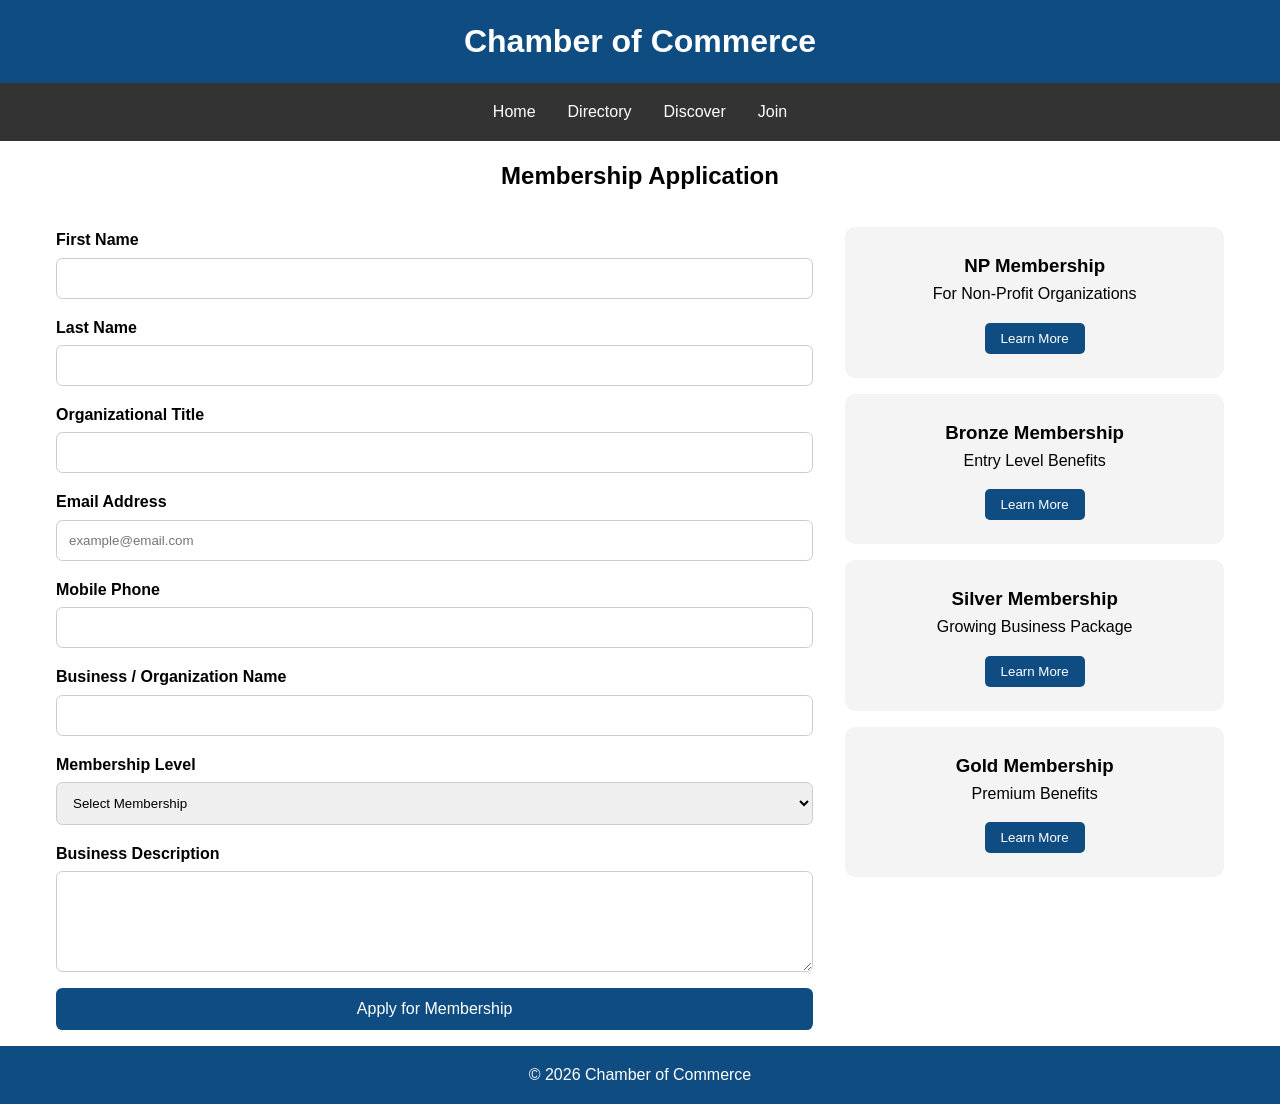
<file: chamber/join.html>
<!DOCTYPE html>
<html lang="en">
<head>
    <meta charset="UTF-8">
    <meta name="viewport" content="width=device-width, initial-scale=1.0">
    <title>Join Chamber | Chamber of Commerce</title>

    <link rel="stylesheet" href="styles/join.css">

    <script defer src="scripts/join.js"></script>
</head>
<body>

<header>
    <h1>Chamber of Commerce</h1>
</header>

<nav>
    <ul>
        <li><a href="index.html">Home</a></li>
        <li><a href="directory.html">Directory</a></li>
        <li><a href="discover.html">Discover</a></li>
        <li><a href="join.html" class="active">Join</a></li>
    </ul>
</nav>

<main>
    <h2>Membership Application</h2>

    <div class="join-container">

        <!-- FORM -->
        <section class="form-section">

            <form method="get" action="thankyou.html">

                <label>
                    First Name
                    <input
                        type="text"
                        name="fname"
                        required
                        title="Enter your first name"
                        autocomplete="given-name">
                </label>

                <label>
                    Last Name
                    <input
                        type="text"
                        name="lname"
                        required
                        title="Enter your last name"
                        autocomplete="family-name">
                </label>

                <label>
                    Organizational Title
                    <input
                        type="text"
                        name="orgtitle"
                        title="Letters, spaces and hyphens only, minimum 7 characters"
                        autocomplete="organization-title"
                        pattern="[A-Za-z\s\-]{7,}">
                </label>

                <label>
                    Email Address
                    <input
                        type="email"
                        name="email"
                        required
                        title="Enter a valid email address"
                        autocomplete="email"
                        placeholder="example@email.com">
                </label>

                <label>
                    Mobile Phone
                    <input
                        type="tel"
                        name="phone"
                        required
                        title="Enter your mobile phone number"
                        autocomplete="tel">
                </label>

                <label>
                    Business / Organization Name
                    <input
                        type="text"
                        name="organization"
                        required
                        title="Enter your organization name"
                        autocomplete="organization">
                </label>

                <label>
                    Membership Level
                    <select name="membership" required>
                        <option value="">Select Membership</option>
                        <option value="np">NP Membership</option>
                        <option value="bronze">Bronze Membership</option>
                        <option value="silver">Silver Membership</option>
                        <option value="gold">Gold Membership</option>
                    </select>
                </label>

                <label>
                    Business Description
                    <textarea
                        name="description"
                        title="Describe your organization"
                        rows="5"></textarea>
                </label>

                <input type="hidden" name="timestamp" id="timestamp">

                <input type="submit" value="Apply for Membership" class="submit-btn">

            </form>

        </section>

        <!-- MEMBERSHIP CARDS -->
        <aside class="membership-cards">

            <div class="card">
                <h3>NP Membership</h3>
                <p>For Non-Profit Organizations</p>
                <button onclick="document.getElementById('npModal').showModal()">
                    Learn More
                </button>
            </div>

            <div class="card">
                <h3>Bronze Membership</h3>
                <p>Entry Level Benefits</p>
                <button onclick="document.getElementById('bronzeModal').showModal()">
                    Learn More
                </button>
            </div>

            <div class="card">
                <h3>Silver Membership</h3>
                <p>Growing Business Package</p>
                <button onclick="document.getElementById('silverModal').showModal()">
                    Learn More
                </button>
            </div>

            <div class="card">
                <h3>Gold Membership</h3>
                <p>Premium Benefits</p>
                <button onclick="document.getElementById('goldModal').showModal()">
                    Learn More
                </button>
            </div>

        </aside>

    </div>

    <!-- MODALS -->

    <dialog id="npModal">
        <h3>NP Membership</h3>
        <p>
            Free membership designed for non-profit organizations.
            Includes networking opportunities and chamber resources.
        </p>
        <button onclick="npModal.close()">Close</button>
    </dialog>

    <dialog id="bronzeModal">
        <h3>Bronze Membership</h3>
        <ul>
            <li>Directory Listing</li>
            <li>Monthly Events Access</li>
            <li>Business Networking</li>
        </ul>
        <button onclick="bronzeModal.close()">Close</button>
    </dialog>

    <dialog id="silverModal">
        <h3>Silver Membership</h3>
        <ul>
            <li>All Bronze Benefits</li>
            <li>Event Discounts</li>
            <li>Training Workshops</li>
            <li>Advertising Opportunities</li>
        </ul>
        <button onclick="silverModal.close()">Close</button>
    </dialog>

    <dialog id="goldModal">
        <h3>Gold Membership</h3>
        <ul>
            <li>All Silver Benefits</li>
            <li>Homepage Spotlight</li>
            <li>Premium Advertising</li>
            <li>VIP Chamber Events</li>
            <li>Priority Business Exposure</li>
        </ul>
        <button onclick="goldModal.close()">Close</button>
    </dialog>

</main>

<footer>
    <p>&copy; 2026 Chamber of Commerce</p>
</footer>

</body>
</html>
</file>
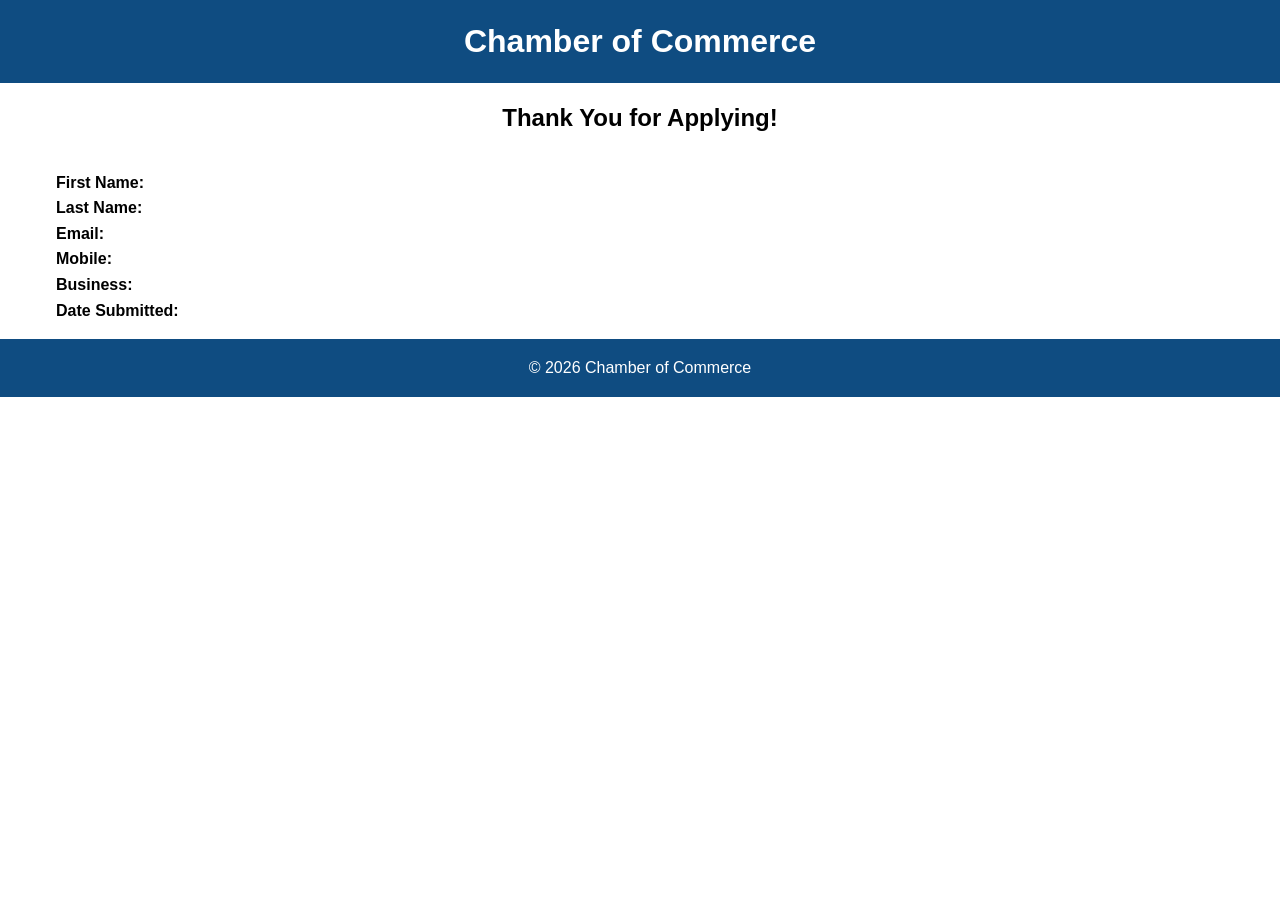
<file: chamber/thankyou.html>
<!DOCTYPE html>
<html lang="en">
<head>
<meta charset="UTF-8">
<meta name="viewport" content="width=device-width, initial-scale=1.0">

<title>Thank You</title>

<link rel="stylesheet" href="styles/join.css">

<script defer src="scripts/thankyou.js"></script>

</head>
<body>

<header>
    <h1>Chamber of Commerce</h1>
</header>

<main>

    <h2>Thank You for Applying!</h2>

    <div class="confirmation">

        <p><strong>First Name:</strong> <span id="fname"></span></p>

        <p><strong>Last Name:</strong> <span id="lname"></span></p>

        <p><strong>Email:</strong> <span id="email"></span></p>

        <p><strong>Mobile:</strong> <span id="phone"></span></p>

        <p><strong>Business:</strong> <span id="organization"></span></p>

        <p><strong>Date Submitted:</strong> <span id="timestamp"></span></p>

    </div>

</main>

<footer>
    <p>&copy; 2026 Chamber of Commerce</p>
</footer>

</body>
</html>
</file>
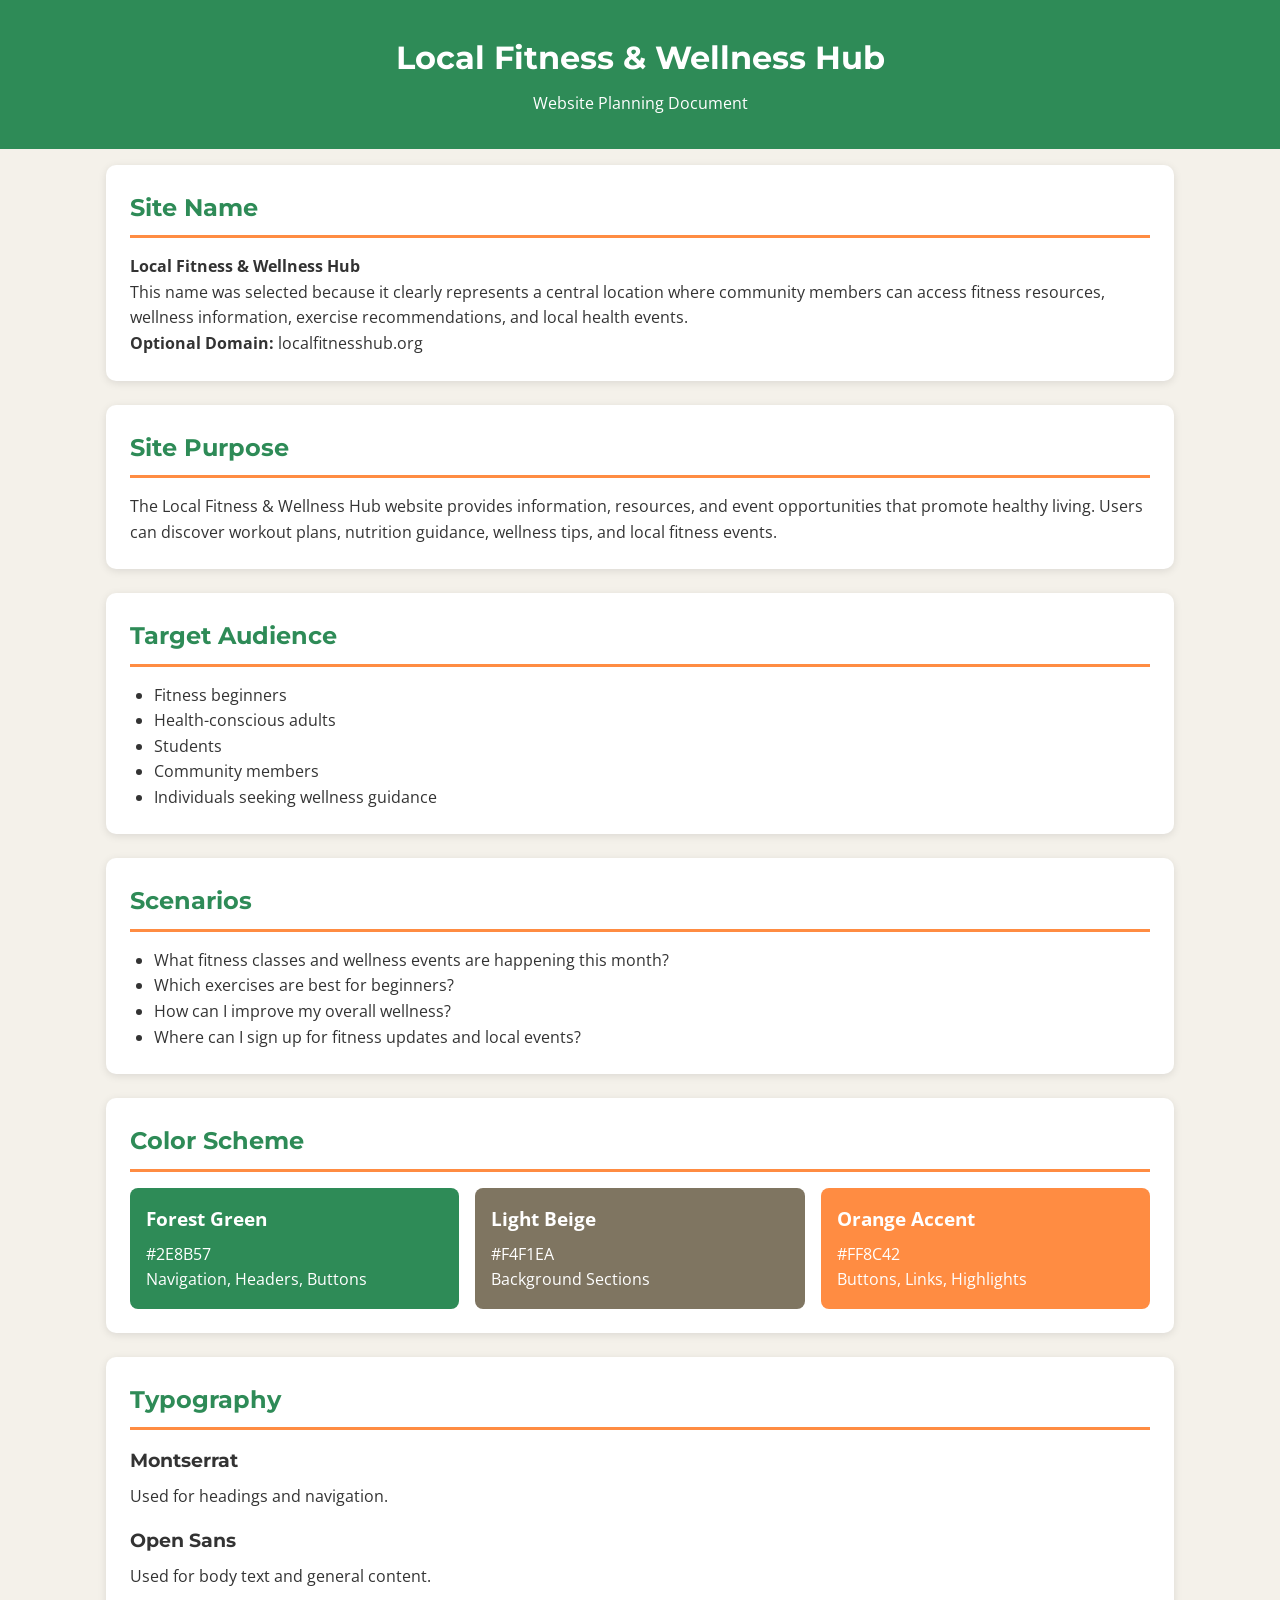
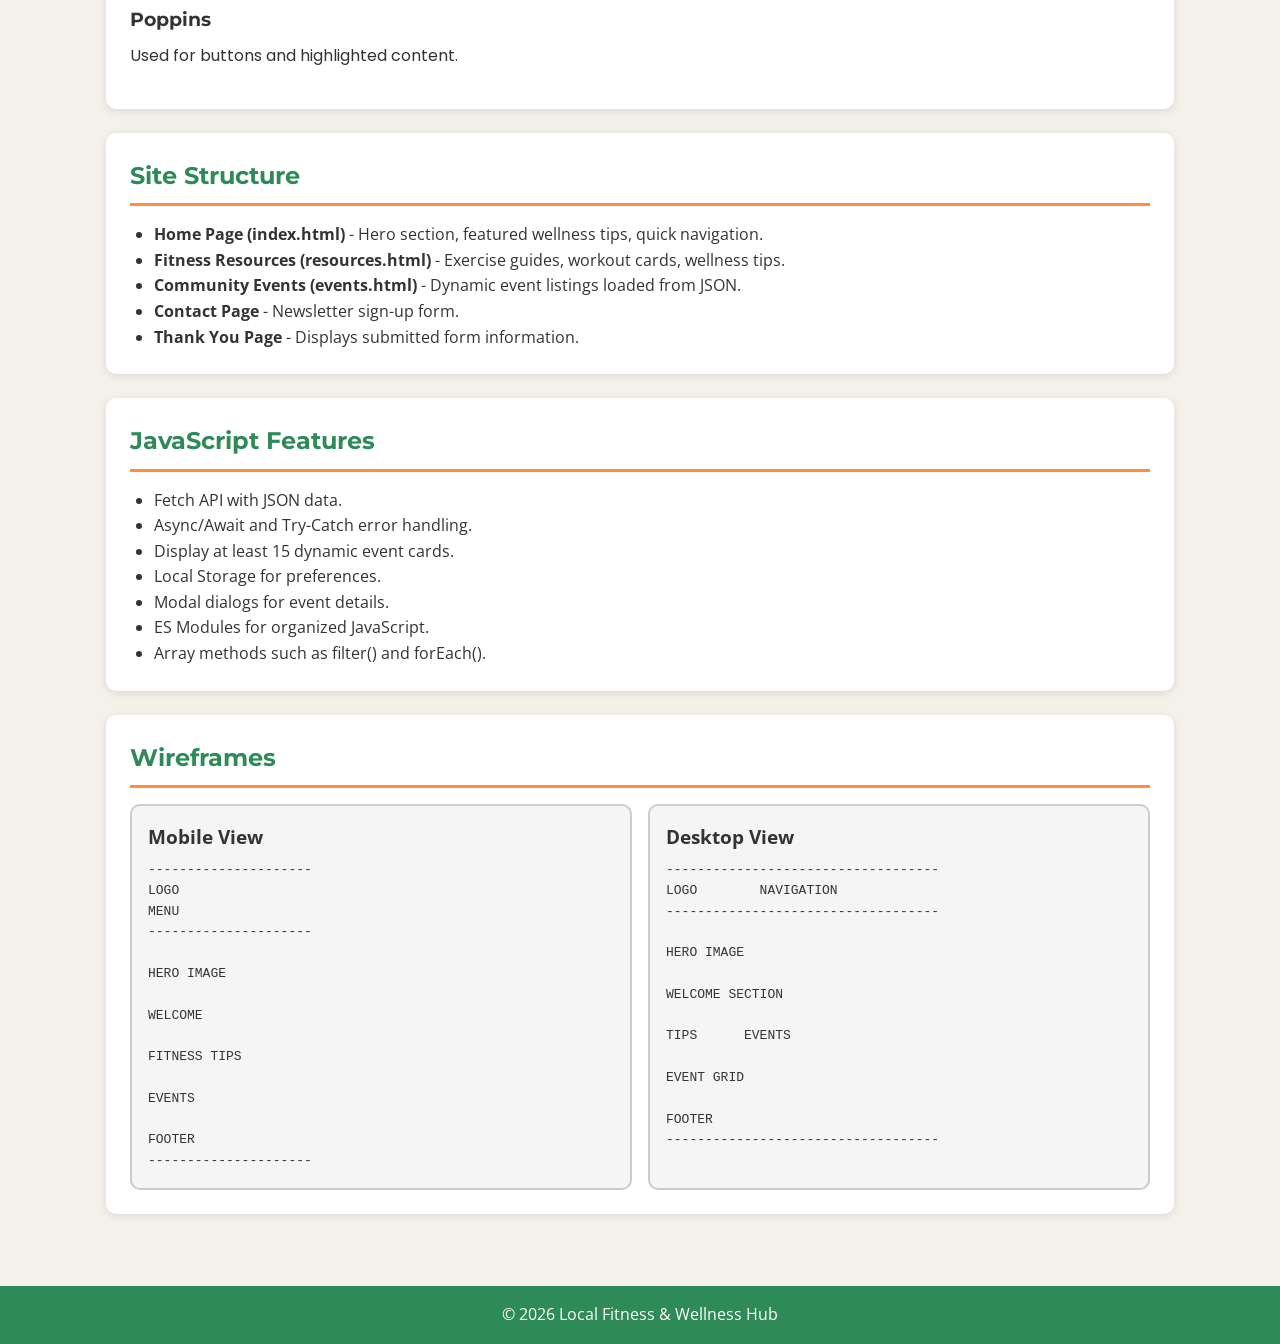
<file: finalproject/siteplan.html>
<!DOCTYPE html>
<html lang="en">
<head>
    <meta charset="UTF-8">
    <meta name="author" content="Aderinola Ayoyemi">
    <meta name="description" content="Website planning document for the Local Fitness & Wellness Hub project.">
    <meta name="viewport" content="width=device-width, initial-scale=1.0">

    <title>Local Fitness & Wellness Hub - Site Plan</title>

    <link rel="stylesheet" href="styles/siteplan.css">

    <!-- Google Fonts -->
    <link rel="preconnect" href="https://fonts.googleapis.com">
    <link rel="preconnect" href="https://fonts.gstatic.com" crossorigin>
    <link href="https://fonts.googleapis.com/css2?family=Montserrat:wght@600;700&family=Open+Sans:wght@400;600&family=Poppins:wght@500&display=swap" rel="stylesheet">
</head>

<body>

<header>
    <h1>Local Fitness & Wellness Hub</h1>
    <p>Website Planning Document</p>
</header>

<main>

    <section>
        <h2>Site Name</h2>
        <p><strong>Local Fitness & Wellness Hub</strong></p>
        <p>
            This name was selected because it clearly represents a central
            location where community members can access fitness resources,
            wellness information, exercise recommendations, and local health events.
        </p>
        <p><strong>Optional Domain:</strong> localfitnesshub.org</p>
    </section>

    <section>
        <h2>Site Purpose</h2>
        <p>
            The Local Fitness & Wellness Hub website provides information,
            resources, and event opportunities that promote healthy living.
            Users can discover workout plans, nutrition guidance, wellness tips,
            and local fitness events.
        </p>
    </section>

    <section>
        <h2>Target Audience</h2>

        <ul>
            <li>Fitness beginners</li>
            <li>Health-conscious adults</li>
            <li>Students</li>
            <li>Community members</li>
            <li>Individuals seeking wellness guidance</li>
        </ul>
    </section>

    <section>
        <h2>Scenarios</h2>

        <ul>
            <li>What fitness classes and wellness events are happening this month?</li>
            <li>Which exercises are best for beginners?</li>
            <li>How can I improve my overall wellness?</li>
            <li>Where can I sign up for fitness updates and local events?</li>
        </ul>
    </section>

    <section>
        <h2>Color Scheme</h2>

        <div class="colors">

            <div class="color-card primary">
                <h3>Forest Green</h3>
                <p>#2E8B57</p>
                <p>Navigation, Headers, Buttons</p>
            </div>

            <div class="color-card secondary">
                <h3>Light Beige</h3>
                <p>#F4F1EA</p>
                <p>Background Sections</p>
            </div>

            <div class="color-card accent">
                <h3>Orange Accent</h3>
                <p>#FF8C42</p>
                <p>Buttons, Links, Highlights</p>
            </div>

        </div>
    </section>

    <section>
        <h2>Typography</h2>

        <div class="font-box">
            <h3>Montserrat</h3>
            <p>Used for headings and navigation.</p>
        </div>

        <div class="font-box body-font">
            <h3>Open Sans</h3>
            <p>Used for body text and general content.</p>
        </div>

        <div class="font-box accent-font">
            <h3>Poppins</h3>
            <p>Used for buttons and highlighted content.</p>
        </div>

    </section>

    <section>
        <h2>Site Structure</h2>

        <ul>
            <li><strong>Home Page (index.html)</strong> - Hero section, featured wellness tips, quick navigation.</li>

            <li><strong>Fitness Resources (resources.html)</strong> - Exercise guides, workout cards, wellness tips.</li>

            <li><strong>Community Events (events.html)</strong> - Dynamic event listings loaded from JSON.</li>

            <li><strong>Contact Page</strong> - Newsletter sign-up form.</li>

            <li><strong>Thank You Page</strong> - Displays submitted form information.</li>
        </ul>
    </section>

    <section>
        <h2>JavaScript Features</h2>

        <ul>
            <li>Fetch API with JSON data.</li>
            <li>Async/Await and Try-Catch error handling.</li>
            <li>Display at least 15 dynamic event cards.</li>
            <li>Local Storage for preferences.</li>
            <li>Modal dialogs for event details.</li>
            <li>ES Modules for organized JavaScript.</li>
            <li>Array methods such as filter() and forEach().</li>
        </ul>
    </section>

    <section>
        <h2>Wireframes</h2>

        <div class="wireframe-container">

            <div class="wireframe">
                <h3>Mobile View</h3>

<pre>
---------------------
LOGO
MENU
---------------------

HERO IMAGE

WELCOME

FITNESS TIPS

EVENTS

FOOTER
---------------------
</pre>

            </div>

            <div class="wireframe">
                <h3>Desktop View</h3>

<pre>
-----------------------------------
LOGO        NAVIGATION
-----------------------------------

HERO IMAGE

WELCOME SECTION

TIPS      EVENTS

EVENT GRID

FOOTER
-----------------------------------
</pre>

            </div>

        </div>
    </section>

</main>

<footer>
    <p>&copy; 2026 Local Fitness & Wellness Hub</p>
</footer>

</body>
</html>
</file>
<file: chamber/styles/join.css>
* {
    margin: 0;
    padding: 0;
    box-sizing: border-box;
}

body {
    font-family: Arial, sans-serif;
    line-height: 1.6;
}

header,
footer {
    background: #0f4c81;
    color: white;
    text-align: center;
    padding: 1rem;
}

nav {
    background: #333;
}

nav ul {
    display: flex;
    justify-content: center;
    list-style: none;
}

nav a {
    color: white;
    text-decoration: none;
    padding: 1rem;
    display: block;
}

main {
    max-width: 1200px;
    margin: auto;
    padding: 1rem;
}

h2 {
    text-align: center;
    margin-bottom: 2rem;
}

.join-container {
    display: flex;
    flex-direction: column;
    gap: 2rem;
}

form {
    display: flex;
    flex-direction: column;
    gap: 1rem;
}

label {
    display: flex;
    flex-direction: column;
    font-weight: bold;
    gap: .3rem;
}

input,
textarea,
select {
    padding: .75rem;
    border: 1px solid #ccc;
    border-radius: .4rem;
}

.submit-btn {
    background: #0f4c81;
    color: white;
    border: none;
    cursor: pointer;
    font-size: 1rem;
}

.submit-btn:hover {
    background: #0a3961;
}

.membership-cards {
    display: grid;
    gap: 1rem;
}

.card {
    background: #f4f4f4;
    border-radius: 10px;
    padding: 1.5rem;
    text-align: center;

    opacity: 0;
    transform: translateY(30px);

    animation: slideIn 0.8s forwards;
}

.card:nth-child(1) {
    animation-delay: .2s;
}

.card:nth-child(2) {
    animation-delay: .4s;
}

.card:nth-child(3) {
    animation-delay: .6s;
}

.card:nth-child(4) {
    animation-delay: .8s;
}

.card button {
    margin-top: 1rem;
    padding: .5rem 1rem;
    border: none;
    background: #0f4c81;
    color: white;
    cursor: pointer;
    border-radius: 5px;
}

dialog {
    width: 90%;
    max-width: 400px;
    padding: 1.5rem;
    border: none;
    border-radius: 10px;
}

dialog::backdrop {
    background: rgba(0, 0, 0, 0.5);
}

@keyframes slideIn {
    from {
        opacity: 0;
        transform: translateY(30px);
    }

    to {
        opacity: 1;
        transform: translateY(0);
    }
}

@media (min-width: 768px) {

    .join-container {
        display: grid;
        grid-template-columns: 2fr 1fr;
        gap: 2rem;
    }

    .membership-cards {
        align-self: start;
    }

}
</file>
<file: finalproject/styles/siteplan.css>
:root {
    --primary: #2E8B57;
    --secondary: #F4F1EA;
    --accent: #FF8C42;
    --dark: #333333;
    --white: #ffffff;
}

* {
    margin: 0;
    padding: 0;
    box-sizing: border-box;
}

body {
    font-family: "Open Sans", sans-serif;
    background-color: var(--secondary);
    color: var(--dark);
    line-height: 1.6;
}

header {
    background: var(--primary);
    color: var(--white);
    text-align: center;
    padding: 2rem;
}

header h1 {
    font-family: "Montserrat", sans-serif;
    margin-bottom: .5rem;
}

main {
    max-width: 1100px;
    margin: auto;
    padding: 1rem;
}

section {
    background: white;
    padding: 1.5rem;
    border-radius: 10px;
    margin-bottom: 1.5rem;
    box-shadow: 0 2px 8px rgba(0,0,0,.1);
}

h2 {
    font-family: "Montserrat", sans-serif;
    color: var(--primary);
    margin-bottom: 1rem;
    border-bottom: 3px solid var(--accent);
    padding-bottom: .5rem;
}

h3 {
    margin-bottom: .5rem;
}

ul {
    margin-left: 1.5rem;
}

.colors {
    display: grid;
    gap: 1rem;
}

.color-card {
    padding: 1rem;
    border-radius: 8px;
    color: white;
}

.primary {
    background: #2E8B57;
}

.secondary {
    background: #7f7561;
}

.accent {
    background: #FF8C42;
}

.font-box {
    margin-bottom: 1rem;
}

.font-box h3 {
    font-family: "Montserrat", sans-serif;
}

.body-font p {
    font-family: "Open Sans", sans-serif;
}

.accent-font p {
    font-family: "Poppins", sans-serif;
}

.wireframe-container {
    display: grid;
    gap: 1rem;
}

.wireframe {
    background: #f5f5f5;
    border: 2px solid #ccc;
    border-radius: 10px;
    padding: 1rem;
}

pre {
    overflow-x: auto;
    white-space: pre-wrap;
    font-family: monospace;
}

footer {
    background: var(--primary);
    color: white;
    text-align: center;
    padding: 1rem;
    margin-top: 2rem;
}

/* Desktop */

@media screen and (min-width: 768px) {

    .colors {
        grid-template-columns: repeat(3, 1fr);
    }

    .wireframe-container {
        grid-template-columns: 1fr 1fr;
    }
}
</file>
